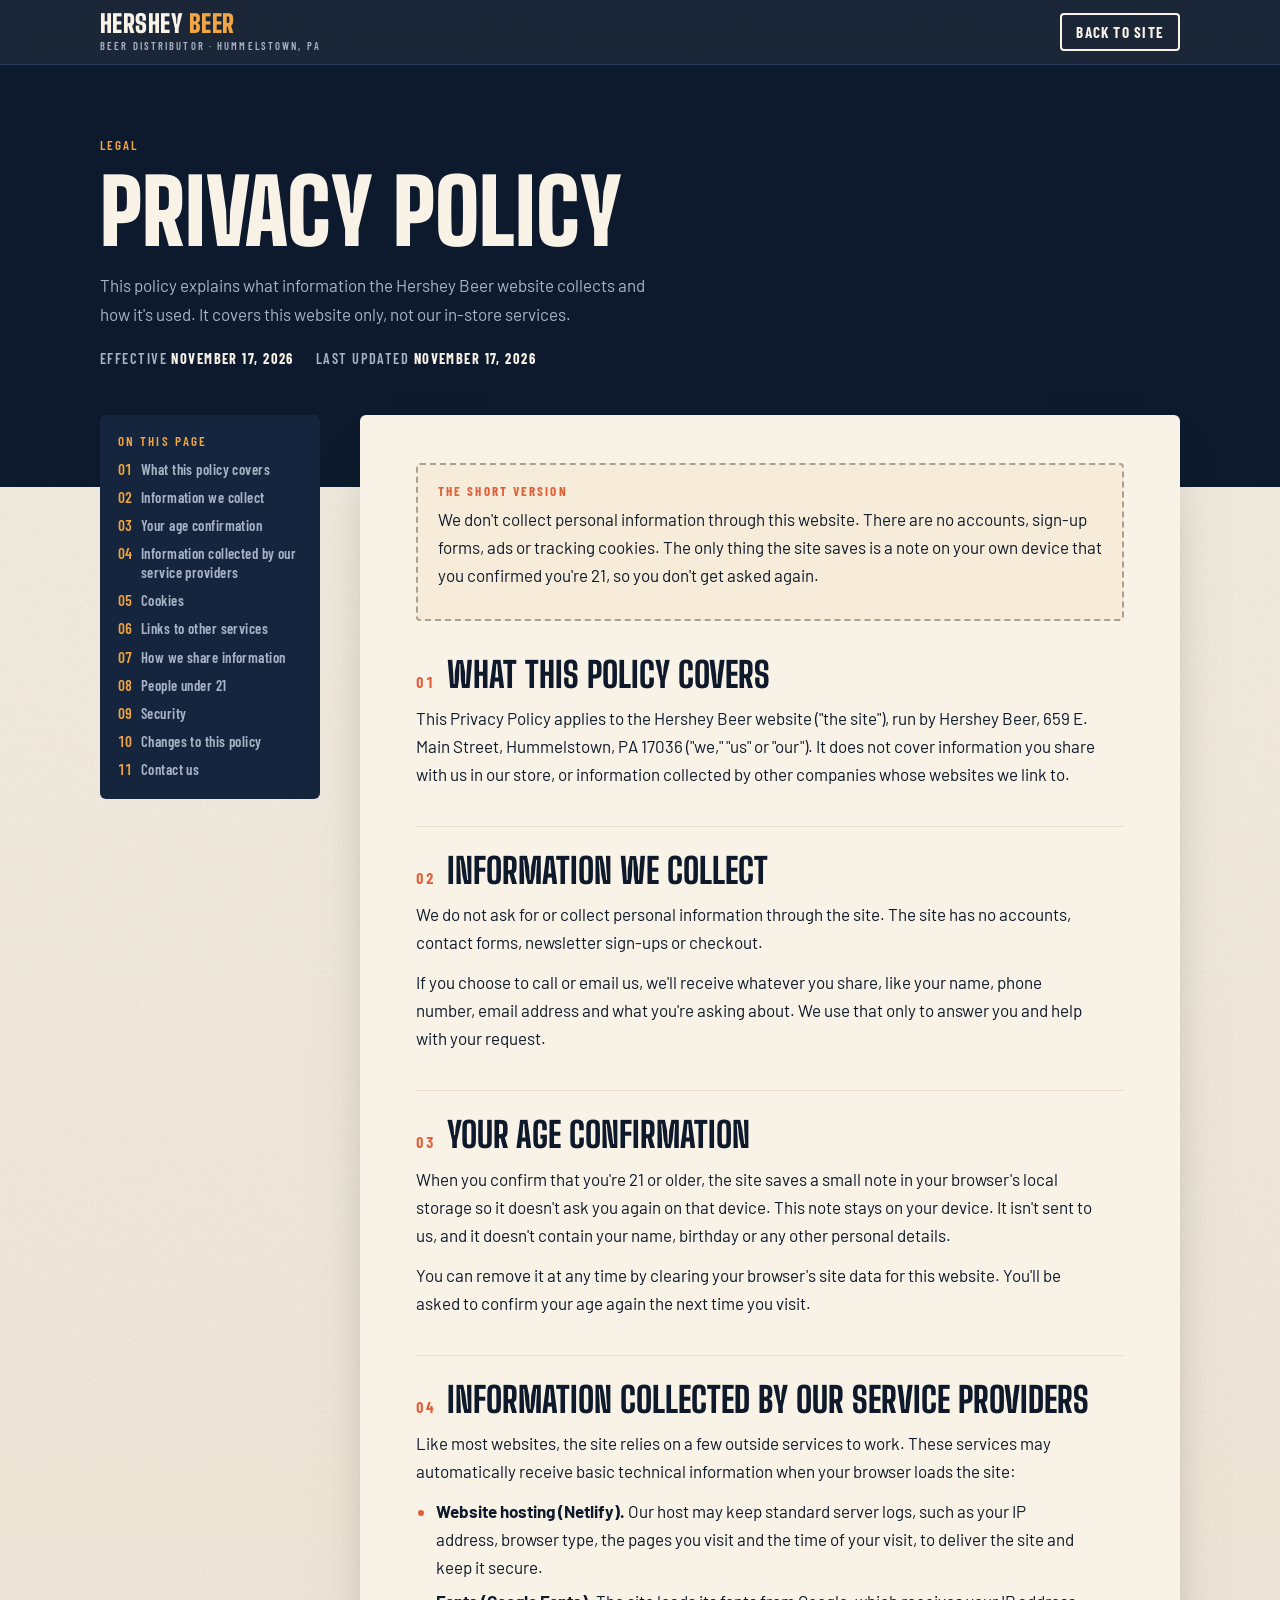
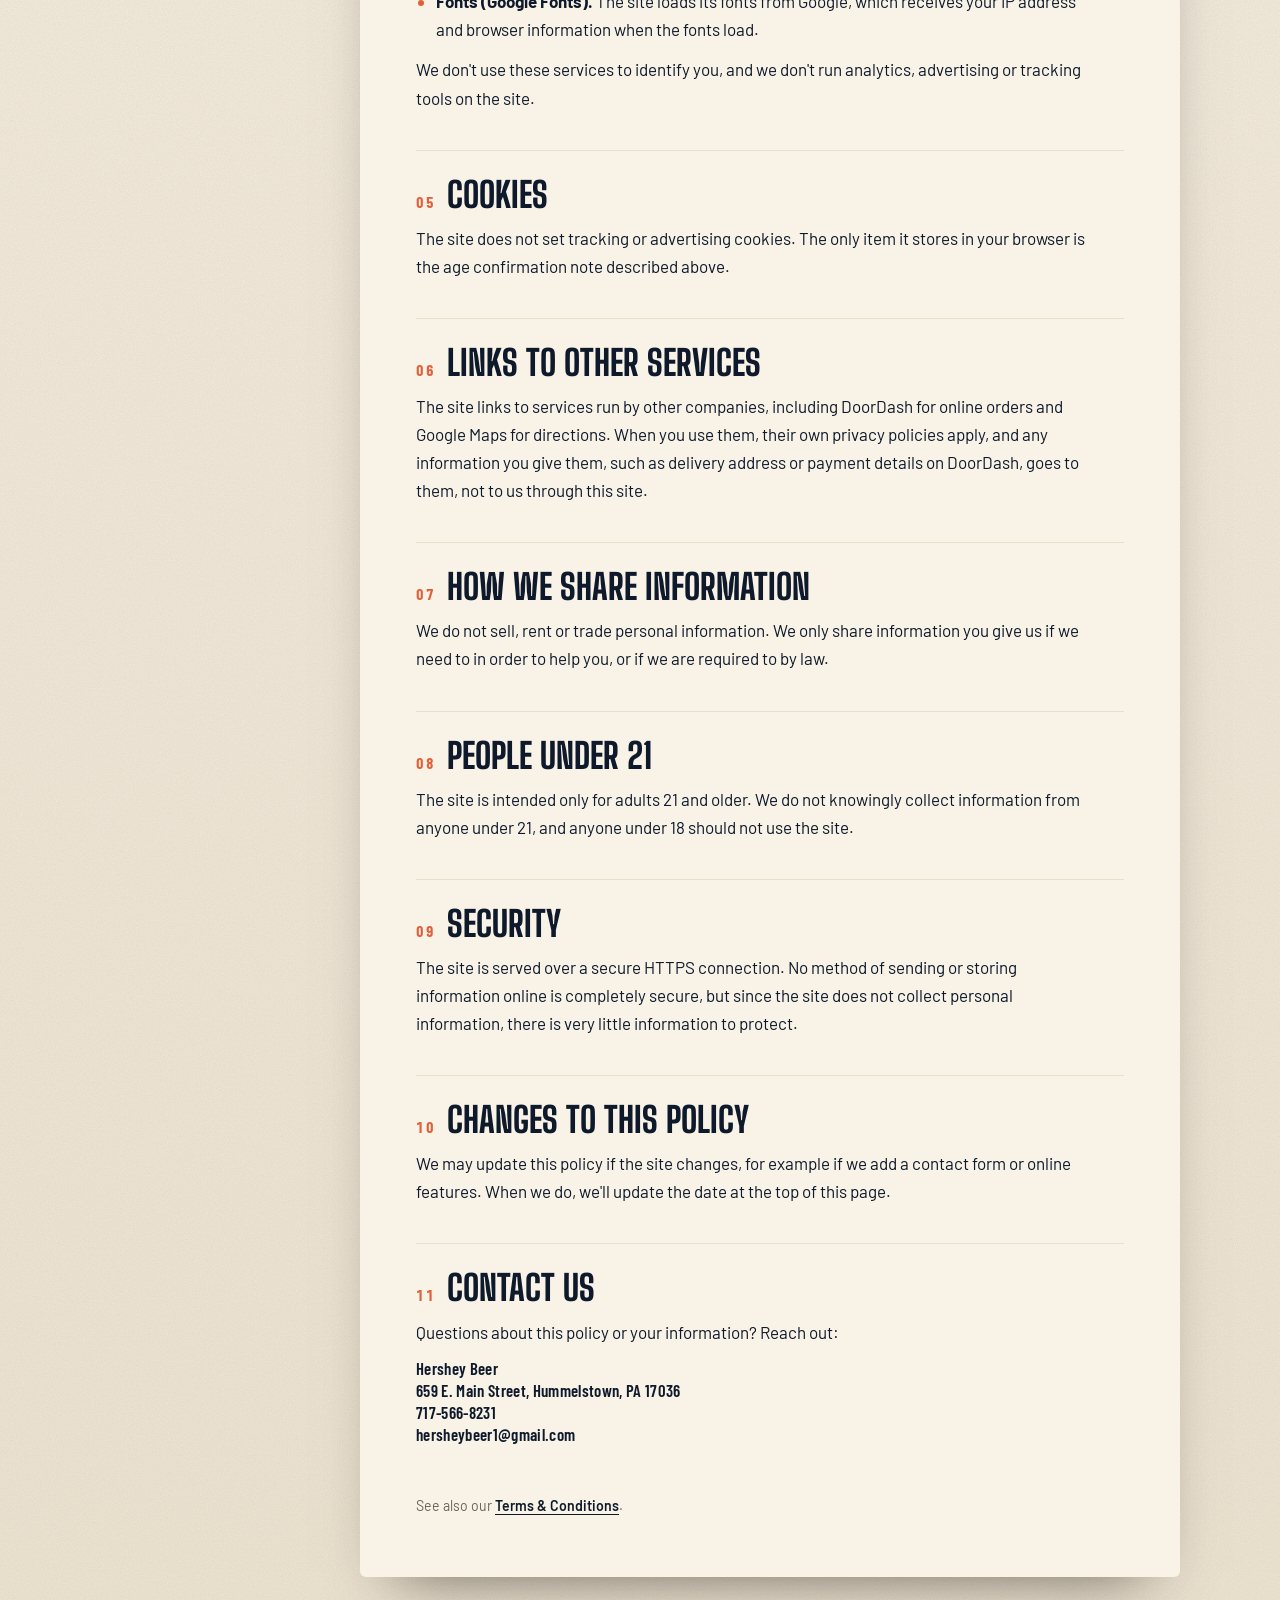
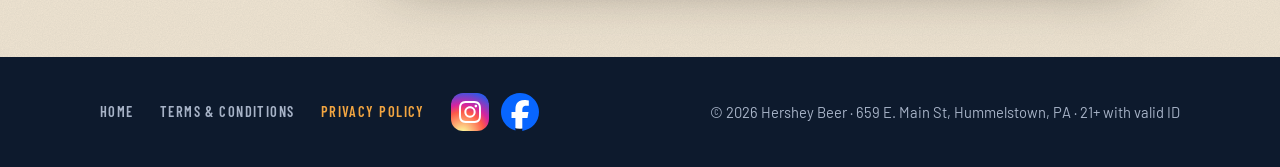
<file: hershey-beer-website-repo/privacy.html>
<!doctype html>
<html lang="en">
<head>
<meta charset="utf-8">
<meta name="viewport" content="width=device-width, initial-scale=1, viewport-fit=cover">
<title>Privacy Policy | Hershey Beer</title>
<meta name="description" content="How the Hershey Beer website handles your information.">
<meta name="theme-color" content="#0d1a2d">
<link rel="icon" href="data:image/svg+xml,%3Csvg xmlns='http://www.w3.org/2000/svg' viewBox='0 0 64 64'%3E%3Crect width='64' height='64' rx='12' fill='%230d1a2d'/%3E%3Cpath d='M18 20h22v30a4 4 0 0 1-4 4H22a4 4 0 0 1-4-4z' fill='%23f2a541'/%3E%3Cpath d='M16 20q0-8 8-8q3-4 8-2q6-2 9 3q5 1 3 7z' fill='%23f8f2e7'/%3E%3Cpath d='M40 26h5a5 5 0 0 1 5 5v8a5 5 0 0 1-5 5h-5' fill='none' stroke='%23f2a541' stroke-width='4'/%3E%3C/svg%3E">
<link rel="preconnect" href="https://fonts.googleapis.com">
<link rel="preconnect" href="https://fonts.gstatic.com" crossorigin>
<link href="https://fonts.googleapis.com/css2?family=Big+Shoulders+Display:wght@600;800;900&family=Barlow:wght@400;500;600&family=Barlow+Condensed:wght@500;600;700&display=swap" rel="stylesheet">
<link rel="stylesheet" href="legal.css">
</head>
<body>
<header class="bar">
  <div class="wrap">
    <a class="mark" href="index.html"><b>Hershey <span>Beer</span></b><small>Beer distributor · Hummelstown, PA</small></a>
    <a class="back" href="index.html">Back to site</a>
  </div>
</header>
<div class="head">
  <div class="wrap">
    <span class="label">Legal</span>
    <h1>Privacy Policy</h1>
    <p>This policy explains what information the Hershey Beer website collects and how it's used. It covers this website only, not our in-store services.</p>
    <div class="dates"><span>Effective <b>November 17, 2026</b></span><span>Last updated <b>November 17, 2026</b></span></div>
  </div>
</div>
<main class="wrap body">
  <nav class="toc" aria-label="On this page"><span class="label">On this page</span><ol><li><a href="#scope">What this policy covers</a></li><li><a href="#collect">Information we collect</a></li><li><a href="#age">Your age confirmation</a></li><li><a href="#auto">Information collected by our service providers</a></li><li><a href="#cookies">Cookies</a></li><li><a href="#third">Links to other services</a></li><li><a href="#share">How we share information</a></li><li><a href="#minors">People under 21</a></li><li><a href="#security">Security</a></li><li><a href="#changes">Changes to this policy</a></li><li><a href="#contact">Contact us</a></li></ol></nav>
  <article class="paper">
    <div class="summary"><b>The short version</b><p>We don't collect personal information through this website. There are no accounts, sign-up forms, ads or tracking cookies. The only thing the site saves is a note on your own device that you confirmed you're 21, so you don't get asked again.</p></div>
    <section id="scope"><h2><i>01</i>What this policy covers</h2><p>This Privacy Policy applies to the Hershey Beer website ("the site"), run by Hershey Beer, 659 E. Main Street, Hummelstown, PA 17036 ("we," "us" or "our"). It does not cover information you share with us in our store, or information collected by other companies whose websites we link to.</p></section><section id="collect"><h2><i>02</i>Information we collect</h2><p>We do not ask for or collect personal information through the site. The site has no accounts, contact forms, newsletter sign-ups or checkout.</p><p>If you choose to call or email us, we'll receive whatever you share, like your name, phone number, email address and what you're asking about. We use that only to answer you and help with your request.</p></section><section id="age"><h2><i>03</i>Your age confirmation</h2><p>When you confirm that you're 21 or older, the site saves a small note in your browser's local storage so it doesn't ask you again on that device. This note stays on your device. It isn't sent to us, and it doesn't contain your name, birthday or any other personal details.</p><p>You can remove it at any time by clearing your browser's site data for this website. You'll be asked to confirm your age again the next time you visit.</p></section><section id="auto"><h2><i>04</i>Information collected by our service providers</h2><p>Like most websites, the site relies on a few outside services to work. These services may automatically receive basic technical information when your browser loads the site:</p><ul><li><b>Website hosting (Netlify).</b> Our host may keep standard server logs, such as your IP address, browser type, the pages you visit and the time of your visit, to deliver the site and keep it secure.</li><li><b>Fonts (Google Fonts).</b> The site loads its fonts from Google, which receives your IP address and browser information when the fonts load.</li></ul><p>We don't use these services to identify you, and we don't run analytics, advertising or tracking tools on the site.</p></section><section id="cookies"><h2><i>05</i>Cookies</h2><p>The site does not set tracking or advertising cookies. The only item it stores in your browser is the age confirmation note described above.</p></section><section id="third"><h2><i>06</i>Links to other services</h2><p>The site links to services run by other companies, including DoorDash for online orders and Google Maps for directions. When you use them, their own privacy policies apply, and any information you give them, such as delivery address or payment details on DoorDash, goes to them, not to us through this site.</p></section><section id="share"><h2><i>07</i>How we share information</h2><p>We do not sell, rent or trade personal information. We only share information you give us if we need to in order to help you, or if we are required to by law.</p></section><section id="minors"><h2><i>08</i>People under 21</h2><p>The site is intended only for adults 21 and older. We do not knowingly collect information from anyone under 21, and anyone under 18 should not use the site.</p></section><section id="security"><h2><i>09</i>Security</h2><p>The site is served over a secure HTTPS connection. No method of sending or storing information online is completely secure, but since the site does not collect personal information, there is very little information to protect.</p></section><section id="changes"><h2><i>10</i>Changes to this policy</h2><p>We may update this policy if the site changes, for example if we add a contact form or online features. When we do, we'll update the date at the top of this page.</p></section><section id="contact"><h2><i>11</i>Contact us</h2><p>Questions about this policy or your information? Reach out:</p><div class="contact"><span>Hershey Beer</span><span>659 E. Main Street, Hummelstown, PA 17036</span><span>717-566-8231</span><span>hersheybeer1@gmail.com</span></div></section>
    <p class="note">See also our <a href="terms.html">Terms &amp; Conditions</a>.</p>
  </article>
</main>
<footer>
  <div class="wrap">
    <a href="index.html">Home</a>
    <a href="terms.html">Terms &amp; Conditions</a>
    <a href="privacy.html" aria-current="page">Privacy Policy</a>
    <div class="social"><a href="https://www.instagram.com/hershey_beer/" target="_blank" rel="noopener" aria-label="Hershey Beer on Instagram" title="Instagram"><span class="ico ig"><svg viewBox="0 0 24 24" aria-hidden="true"><path fill="#fff" d="M7.0301.084c-1.2768.0602-2.1487.264-2.911.5634-.7888.3075-1.4575.72-2.1228 1.3877-.6652.6677-1.075 1.3368-1.3802 2.127-.2954.7638-.4956 1.6365-.552 2.914-.0564 1.2775-.0689 1.6882-.0626 4.947.0062 3.2586.0206 3.6671.0825 4.9473.061 1.2765.264 2.1482.5635 2.9107.308.7889.72 1.4573 1.388 2.1228.6679.6655 1.3365 1.0743 2.1285 1.38.7632.295 1.6361.4961 2.9134.552 1.2773.056 1.6884.069 4.9462.0627 3.2578-.0062 3.668-.0207 4.9478-.0814 1.28-.0607 2.147-.2652 2.9098-.5633.7889-.3086 1.4578-.72 2.1228-1.3881.665-.6682 1.0745-1.3378 1.3795-2.1284.2957-.7632.4966-1.636.552-2.9124.056-1.2809.0692-1.6898.063-4.948-.0063-3.2583-.021-3.6668-.0817-4.9465-.0607-1.2797-.264-2.1487-.5633-2.9117-.3084-.7889-.72-1.4568-1.3876-2.1228C21.2982 1.33 20.628.9208 19.8378.6165 19.074.321 18.2017.1197 16.9244.0645 15.6471.0093 15.236-.005 11.977.0014 8.718.0076 8.31.0215 7.0301.0839m.1402 21.6932c-1.17-.0509-1.8053-.2453-2.2287-.408-.5606-.216-.96-.4771-1.3819-.895-.422-.4178-.6811-.8186-.9-1.378-.1644-.4234-.3624-1.058-.4171-2.228-.0595-1.2645-.072-1.6442-.079-4.848-.007-3.2037.0053-3.583.0607-4.848.05-1.169.2456-1.805.408-2.2282.216-.5613.4762-.96.895-1.3816.4188-.4217.8184-.6814 1.3783-.9003.423-.1651 1.0575-.3614 2.227-.4171 1.2655-.06 1.6447-.072 4.848-.079 3.2033-.007 3.5835.005 4.8495.0608 1.169.0508 1.8053.2445 2.228.408.5608.216.96.4754 1.3816.895.4217.4194.6816.8176.9005 1.3787.1653.4217.3617 1.056.4169 2.2263.0602 1.2655.0739 1.645.0796 4.848.0058 3.203-.0055 3.5834-.061 4.848-.051 1.17-.245 1.8055-.408 2.2294-.216.5604-.4763.96-.8954 1.3814-.419.4215-.8181.6811-1.3783.9-.4224.1649-1.0577.3617-2.2262.4174-1.2656.0595-1.6448.072-4.8493.079-3.2045.007-3.5825-.006-4.848-.0608M16.953 5.5864A1.44 1.44 0 1 0 18.39 4.144a1.44 1.44 0 0 0-1.437 1.4424M5.8385 12.012c.0067 3.4032 2.7706 6.1557 6.173 6.1493 3.4026-.0065 6.157-2.7701 6.1506-6.1733-.0065-3.4032-2.771-6.1565-6.174-6.1498-3.403.0067-6.156 2.771-6.1496 6.1738M8 12.0077a4 4 0 1 1 4.008 3.9921A3.9996 3.9996 0 0 1 8 12.0077"/></svg></span></a><a href="https://www.facebook.com/hershey.beer.9" target="_blank" rel="noopener" aria-label="Hershey Beer on Facebook" title="Facebook"><span class="ico fb"><svg viewBox="0 0 24 24" aria-hidden="true"><circle cx="12" cy="12" r="10.6" fill="#fff"/><path fill="#0866FF" d="M9.101 23.691v-7.98H6.627v-3.667h2.474v-1.58c0-4.085 1.848-5.978 5.858-5.978.401 0 .955.042 1.468.103a8.68 8.68 0 0 1 1.141.195v3.325a8.623 8.623 0 0 0-.653-.036 26.805 26.805 0 0 0-.733-.009c-.707 0-1.259.096-1.675.309a1.686 1.686 0 0 0-.679.622c-.258.42-.374.995-.374 1.752v1.297h3.919l-.386 2.103-.287 1.564h-3.246v8.245C19.396 23.238 24 18.179 24 12.044c0-6.627-5.373-12-12-12s-12 5.373-12 12c0 5.628 3.874 10.35 9.101 11.647Z"/></svg></span></a></div>
    <span>© 2026 Hershey Beer · 659 E. Main St, Hummelstown, PA · 21+ with valid ID</span>
  </div>
</footer>
</body>
</html>
</file>
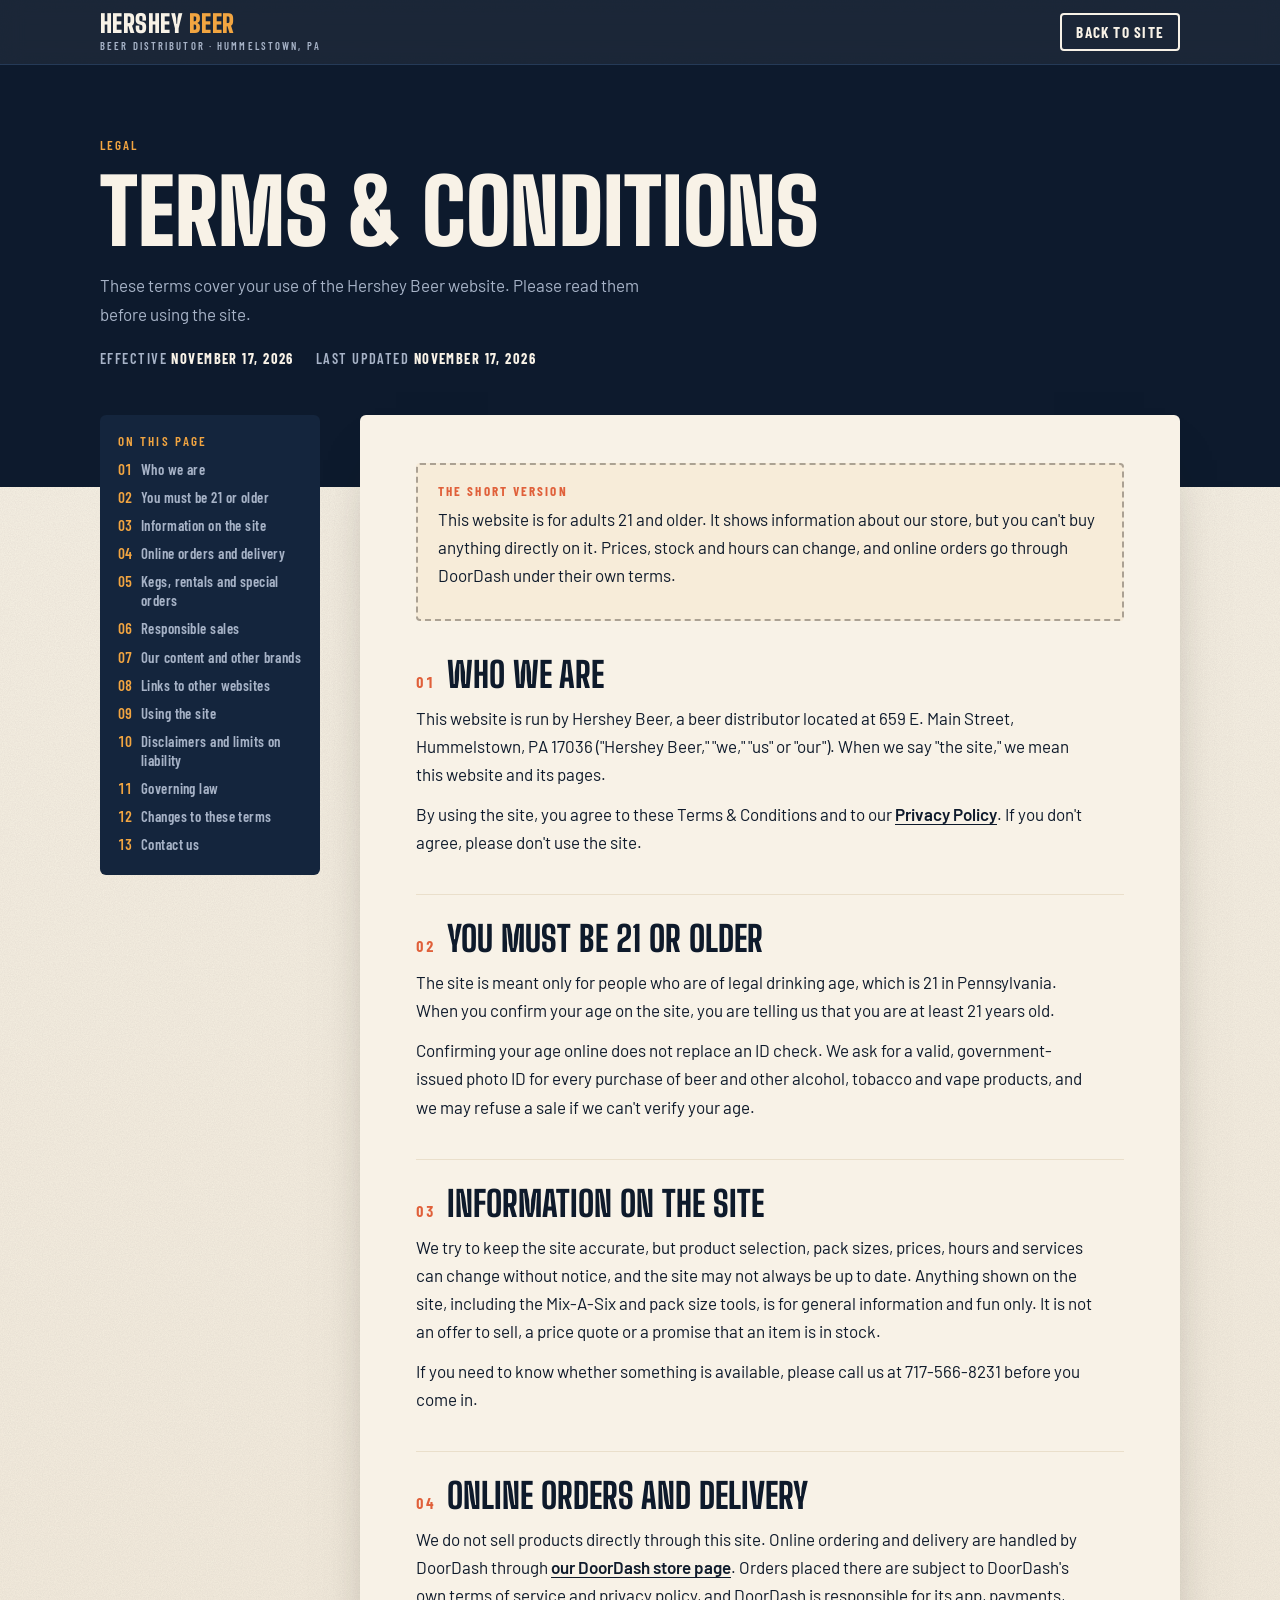
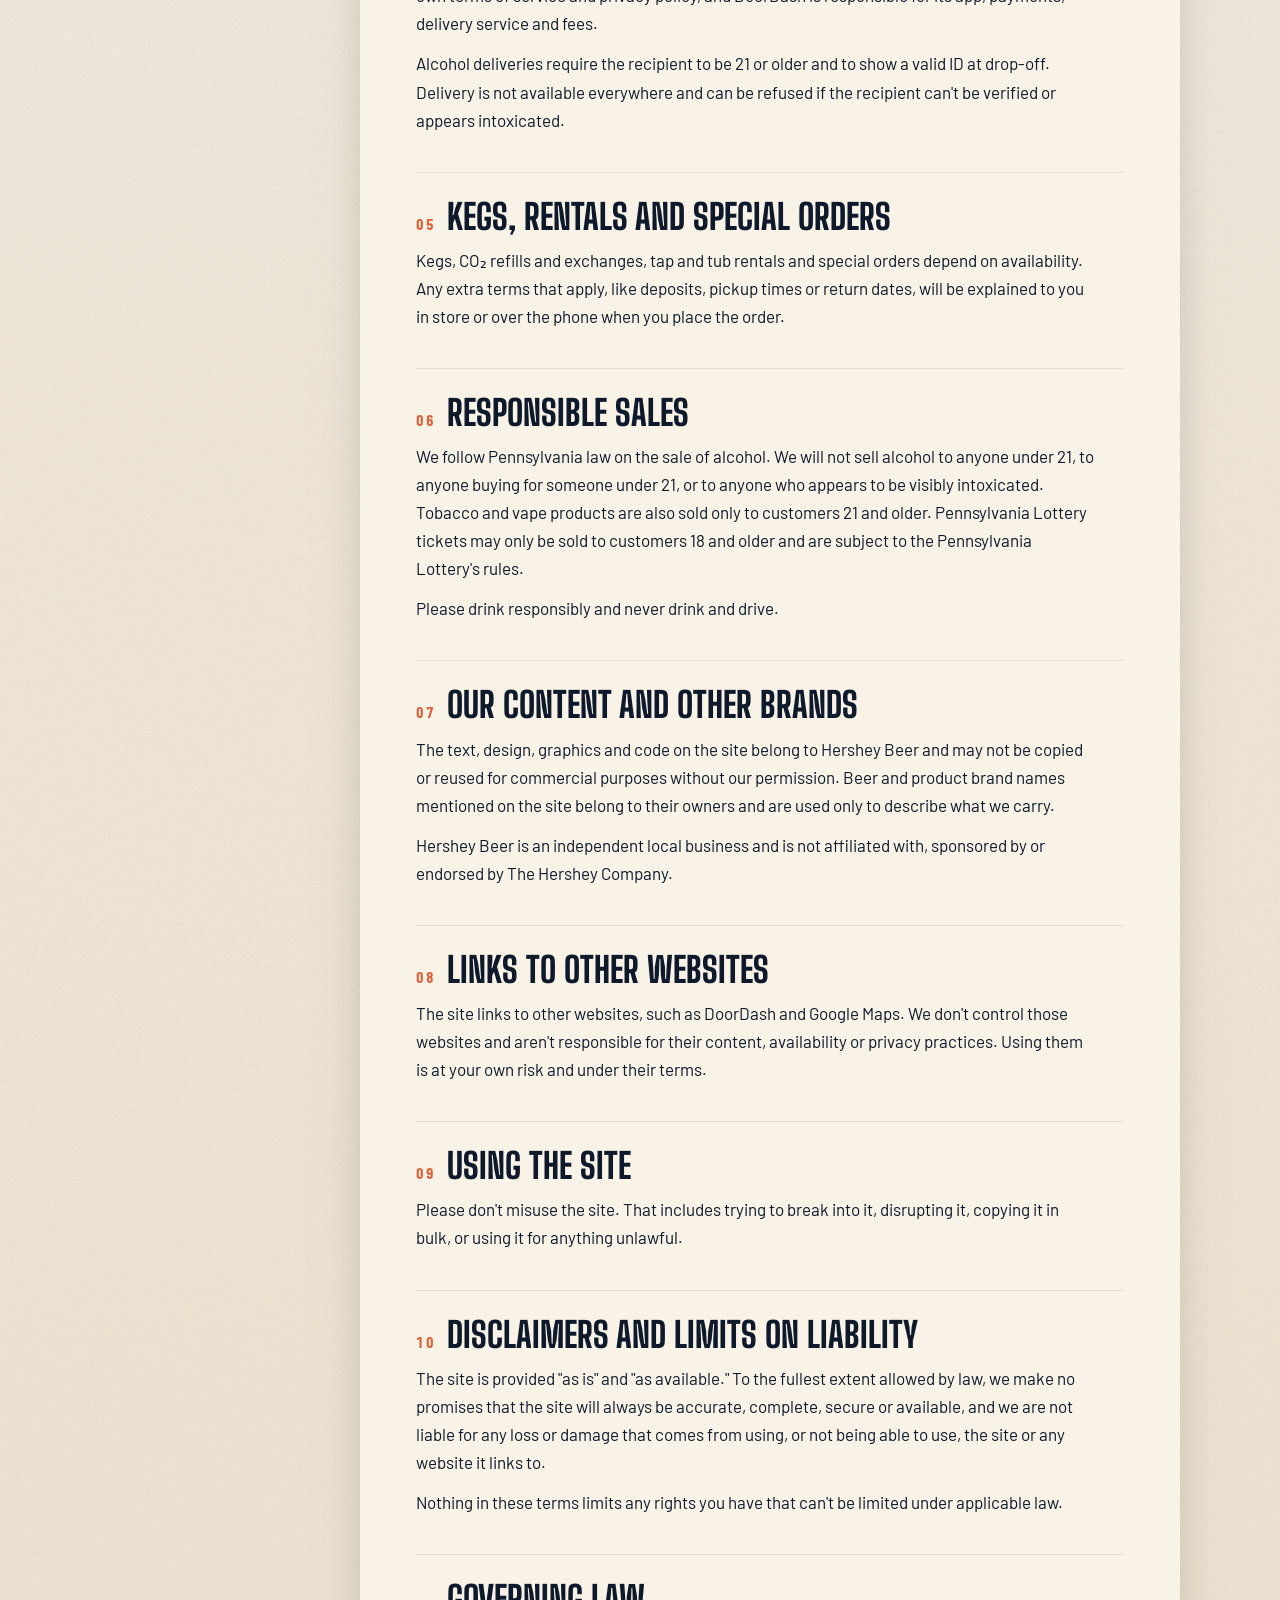
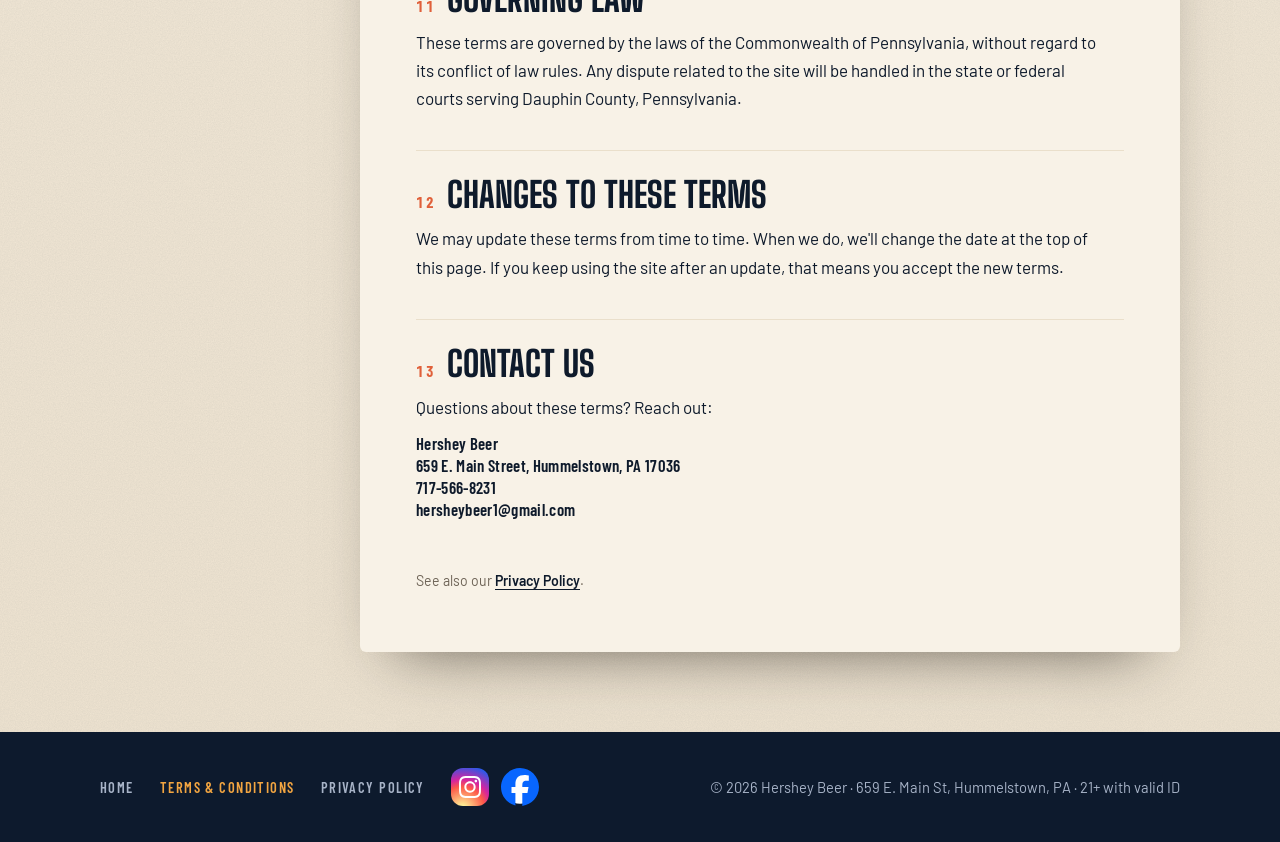
<file: hershey-beer-website-repo/terms.html>
<!doctype html>
<html lang="en">
<head>
<meta charset="utf-8">
<meta name="viewport" content="width=device-width, initial-scale=1, viewport-fit=cover">
<title>Terms & Conditions | Hershey Beer</title>
<meta name="description" content="The rules for using the Hershey Beer website.">
<meta name="theme-color" content="#0d1a2d">
<link rel="icon" href="data:image/svg+xml,%3Csvg xmlns='http://www.w3.org/2000/svg' viewBox='0 0 64 64'%3E%3Crect width='64' height='64' rx='12' fill='%230d1a2d'/%3E%3Cpath d='M18 20h22v30a4 4 0 0 1-4 4H22a4 4 0 0 1-4-4z' fill='%23f2a541'/%3E%3Cpath d='M16 20q0-8 8-8q3-4 8-2q6-2 9 3q5 1 3 7z' fill='%23f8f2e7'/%3E%3Cpath d='M40 26h5a5 5 0 0 1 5 5v8a5 5 0 0 1-5 5h-5' fill='none' stroke='%23f2a541' stroke-width='4'/%3E%3C/svg%3E">
<link rel="preconnect" href="https://fonts.googleapis.com">
<link rel="preconnect" href="https://fonts.gstatic.com" crossorigin>
<link href="https://fonts.googleapis.com/css2?family=Big+Shoulders+Display:wght@600;800;900&family=Barlow:wght@400;500;600&family=Barlow+Condensed:wght@500;600;700&display=swap" rel="stylesheet">
<link rel="stylesheet" href="legal.css">
</head>
<body>
<header class="bar">
  <div class="wrap">
    <a class="mark" href="index.html"><b>Hershey <span>Beer</span></b><small>Beer distributor · Hummelstown, PA</small></a>
    <a class="back" href="index.html">Back to site</a>
  </div>
</header>
<div class="head">
  <div class="wrap">
    <span class="label">Legal</span>
    <h1>Terms & Conditions</h1>
    <p>These terms cover your use of the Hershey Beer website. Please read them before using the site.</p>
    <div class="dates"><span>Effective <b>November 17, 2026</b></span><span>Last updated <b>November 17, 2026</b></span></div>
  </div>
</div>
<main class="wrap body">
  <nav class="toc" aria-label="On this page"><span class="label">On this page</span><ol><li><a href="#who">Who we are</a></li><li><a href="#age">You must be 21 or older</a></li><li><a href="#info">Information on the site</a></li><li><a href="#orders">Online orders and delivery</a></li><li><a href="#store">Kegs, rentals and special orders</a></li><li><a href="#responsible">Responsible sales</a></li><li><a href="#ip">Our content and other brands</a></li><li><a href="#links">Links to other websites</a></li><li><a href="#use">Using the site</a></li><li><a href="#liability">Disclaimers and limits on liability</a></li><li><a href="#law">Governing law</a></li><li><a href="#changes">Changes to these terms</a></li><li><a href="#contact">Contact us</a></li></ol></nav>
  <article class="paper">
    <div class="summary"><b>The short version</b><p>This website is for adults 21 and older. It shows information about our store, but you can't buy anything directly on it. Prices, stock and hours can change, and online orders go through DoorDash under their own terms.</p></div>
    <section id="who"><h2><i>01</i>Who we are</h2><p>This website is run by Hershey Beer, a beer distributor located at 659 E. Main Street, Hummelstown, PA 17036 ("Hershey Beer," "we," "us" or "our"). When we say "the site," we mean this website and its pages.</p><p>By using the site, you agree to these Terms &amp; Conditions and to our <a href="privacy.html">Privacy Policy</a>. If you don't agree, please don't use the site.</p></section><section id="age"><h2><i>02</i>You must be 21 or older</h2><p>The site is meant only for people who are of legal drinking age, which is 21 in Pennsylvania. When you confirm your age on the site, you are telling us that you are at least 21 years old.</p><p>Confirming your age online does not replace an ID check. We ask for a valid, government-issued photo ID for every purchase of beer and other alcohol, tobacco and vape products, and we may refuse a sale if we can't verify your age.</p></section><section id="info"><h2><i>03</i>Information on the site</h2><p>We try to keep the site accurate, but product selection, pack sizes, prices, hours and services can change without notice, and the site may not always be up to date. Anything shown on the site, including the Mix-A-Six and pack size tools, is for general information and fun only. It is not an offer to sell, a price quote or a promise that an item is in stock.</p><p>If you need to know whether something is available, please call us at 717-566-8231 before you come in.</p></section><section id="orders"><h2><i>04</i>Online orders and delivery</h2><p>We do not sell products directly through this site. Online ordering and delivery are handled by DoorDash through <a href="https://www.doordash.com/convenience/store/hershey-beer-distributor-hummelstown-31844835/" target="_blank" rel="noopener">our DoorDash store page</a>. Orders placed there are subject to DoorDash's own terms of service and privacy policy, and DoorDash is responsible for its app, payments, delivery service and fees.</p><p>Alcohol deliveries require the recipient to be 21 or older and to show a valid ID at drop-off. Delivery is not available everywhere and can be refused if the recipient can't be verified or appears intoxicated.</p></section><section id="store"><h2><i>05</i>Kegs, rentals and special orders</h2><p>Kegs, CO₂ refills and exchanges, tap and tub rentals and special orders depend on availability. Any extra terms that apply, like deposits, pickup times or return dates, will be explained to you in store or over the phone when you place the order.</p></section><section id="responsible"><h2><i>06</i>Responsible sales</h2><p>We follow Pennsylvania law on the sale of alcohol. We will not sell alcohol to anyone under 21, to anyone buying for someone under 21, or to anyone who appears to be visibly intoxicated. Tobacco and vape products are also sold only to customers 21 and older. Pennsylvania Lottery tickets may only be sold to customers 18 and older and are subject to the Pennsylvania Lottery's rules.</p><p>Please drink responsibly and never drink and drive.</p></section><section id="ip"><h2><i>07</i>Our content and other brands</h2><p>The text, design, graphics and code on the site belong to Hershey Beer and may not be copied or reused for commercial purposes without our permission. Beer and product brand names mentioned on the site belong to their owners and are used only to describe what we carry.</p><p>Hershey Beer is an independent local business and is not affiliated with, sponsored by or endorsed by The Hershey Company.</p></section><section id="links"><h2><i>08</i>Links to other websites</h2><p>The site links to other websites, such as DoorDash and Google Maps. We don't control those websites and aren't responsible for their content, availability or privacy practices. Using them is at your own risk and under their terms.</p></section><section id="use"><h2><i>09</i>Using the site</h2><p>Please don't misuse the site. That includes trying to break into it, disrupting it, copying it in bulk, or using it for anything unlawful.</p></section><section id="liability"><h2><i>10</i>Disclaimers and limits on liability</h2><p>The site is provided "as is" and "as available." To the fullest extent allowed by law, we make no promises that the site will always be accurate, complete, secure or available, and we are not liable for any loss or damage that comes from using, or not being able to use, the site or any website it links to.</p><p>Nothing in these terms limits any rights you have that can't be limited under applicable law.</p></section><section id="law"><h2><i>11</i>Governing law</h2><p>These terms are governed by the laws of the Commonwealth of Pennsylvania, without regard to its conflict of law rules. Any dispute related to the site will be handled in the state or federal courts serving Dauphin County, Pennsylvania.</p></section><section id="changes"><h2><i>12</i>Changes to these terms</h2><p>We may update these terms from time to time. When we do, we'll change the date at the top of this page. If you keep using the site after an update, that means you accept the new terms.</p></section><section id="contact"><h2><i>13</i>Contact us</h2><p>Questions about these terms? Reach out:</p><div class="contact"><span>Hershey Beer</span><span>659 E. Main Street, Hummelstown, PA 17036</span><span>717-566-8231</span><span>hersheybeer1@gmail.com</span></div></section>
    <p class="note">See also our <a href="privacy.html">Privacy Policy</a>.</p>
  </article>
</main>
<footer>
  <div class="wrap">
    <a href="index.html">Home</a>
    <a href="terms.html" aria-current="page">Terms &amp; Conditions</a>
    <a href="privacy.html">Privacy Policy</a>
    <div class="social"><a href="https://www.instagram.com/hershey_beer/" target="_blank" rel="noopener" aria-label="Hershey Beer on Instagram" title="Instagram"><span class="ico ig"><svg viewBox="0 0 24 24" aria-hidden="true"><path fill="#fff" d="M7.0301.084c-1.2768.0602-2.1487.264-2.911.5634-.7888.3075-1.4575.72-2.1228 1.3877-.6652.6677-1.075 1.3368-1.3802 2.127-.2954.7638-.4956 1.6365-.552 2.914-.0564 1.2775-.0689 1.6882-.0626 4.947.0062 3.2586.0206 3.6671.0825 4.9473.061 1.2765.264 2.1482.5635 2.9107.308.7889.72 1.4573 1.388 2.1228.6679.6655 1.3365 1.0743 2.1285 1.38.7632.295 1.6361.4961 2.9134.552 1.2773.056 1.6884.069 4.9462.0627 3.2578-.0062 3.668-.0207 4.9478-.0814 1.28-.0607 2.147-.2652 2.9098-.5633.7889-.3086 1.4578-.72 2.1228-1.3881.665-.6682 1.0745-1.3378 1.3795-2.1284.2957-.7632.4966-1.636.552-2.9124.056-1.2809.0692-1.6898.063-4.948-.0063-3.2583-.021-3.6668-.0817-4.9465-.0607-1.2797-.264-2.1487-.5633-2.9117-.3084-.7889-.72-1.4568-1.3876-2.1228C21.2982 1.33 20.628.9208 19.8378.6165 19.074.321 18.2017.1197 16.9244.0645 15.6471.0093 15.236-.005 11.977.0014 8.718.0076 8.31.0215 7.0301.0839m.1402 21.6932c-1.17-.0509-1.8053-.2453-2.2287-.408-.5606-.216-.96-.4771-1.3819-.895-.422-.4178-.6811-.8186-.9-1.378-.1644-.4234-.3624-1.058-.4171-2.228-.0595-1.2645-.072-1.6442-.079-4.848-.007-3.2037.0053-3.583.0607-4.848.05-1.169.2456-1.805.408-2.2282.216-.5613.4762-.96.895-1.3816.4188-.4217.8184-.6814 1.3783-.9003.423-.1651 1.0575-.3614 2.227-.4171 1.2655-.06 1.6447-.072 4.848-.079 3.2033-.007 3.5835.005 4.8495.0608 1.169.0508 1.8053.2445 2.228.408.5608.216.96.4754 1.3816.895.4217.4194.6816.8176.9005 1.3787.1653.4217.3617 1.056.4169 2.2263.0602 1.2655.0739 1.645.0796 4.848.0058 3.203-.0055 3.5834-.061 4.848-.051 1.17-.245 1.8055-.408 2.2294-.216.5604-.4763.96-.8954 1.3814-.419.4215-.8181.6811-1.3783.9-.4224.1649-1.0577.3617-2.2262.4174-1.2656.0595-1.6448.072-4.8493.079-3.2045.007-3.5825-.006-4.848-.0608M16.953 5.5864A1.44 1.44 0 1 0 18.39 4.144a1.44 1.44 0 0 0-1.437 1.4424M5.8385 12.012c.0067 3.4032 2.7706 6.1557 6.173 6.1493 3.4026-.0065 6.157-2.7701 6.1506-6.1733-.0065-3.4032-2.771-6.1565-6.174-6.1498-3.403.0067-6.156 2.771-6.1496 6.1738M8 12.0077a4 4 0 1 1 4.008 3.9921A3.9996 3.9996 0 0 1 8 12.0077"/></svg></span></a><a href="https://www.facebook.com/hershey.beer.9" target="_blank" rel="noopener" aria-label="Hershey Beer on Facebook" title="Facebook"><span class="ico fb"><svg viewBox="0 0 24 24" aria-hidden="true"><circle cx="12" cy="12" r="10.6" fill="#fff"/><path fill="#0866FF" d="M9.101 23.691v-7.98H6.627v-3.667h2.474v-1.58c0-4.085 1.848-5.978 5.858-5.978.401 0 .955.042 1.468.103a8.68 8.68 0 0 1 1.141.195v3.325a8.623 8.623 0 0 0-.653-.036 26.805 26.805 0 0 0-.733-.009c-.707 0-1.259.096-1.675.309a1.686 1.686 0 0 0-.679.622c-.258.42-.374.995-.374 1.752v1.297h3.919l-.386 2.103-.287 1.564h-3.246v8.245C19.396 23.238 24 18.179 24 12.044c0-6.627-5.373-12-12-12s-12 5.373-12 12c0 5.628 3.874 10.35 9.101 11.647Z"/></svg></span></a></div>
    <span>© 2026 Hershey Beer · 659 E. Main St, Hummelstown, PA · 21+ with valid ID</span>
  </div>
</footer>
</body>
</html>
</file>
<file: hershey-beer-website-repo/legal.css>
/* Legal pages: same store identity as the homepage. Bottle green bars, kraft ground, a foam "paper" sheet for the text. */
:root{
  color-scheme:dark;
  --green-deep:#0d1a2d;--green:#14253d;--green-line:#253a57;
  --kraft:#f6efe2;--ink:#0e1a2b;--gold:#f2a541;--foam:#f8f2e7;--red:#e0603a;
  --muted-on-green:#a7b3c7;--muted-on-kraft:#6e6457;--paper-line:#eadfcb;
  --f-display:"Big Shoulders Display","Arial Narrow",Impact,sans-serif;
  --f-body:Barlow,"Helvetica Neue",Arial,sans-serif;
  --f-label:"Barlow Condensed","Arial Narrow",Arial,sans-serif;
  --kraft-noise:url("data:image/svg+xml;utf8,<svg xmlns='http://www.w3.org/2000/svg' width='220' height='220'><filter id='n'><feTurbulence type='fractalNoise' baseFrequency='.85' numOctaves='3' stitchTiles='stitch'/><feColorMatrix values='0 0 0 0 .2  0 0 0 0 .2  0 0 0 0 .2  0 0 0 .13 0'/></filter><rect width='100%' height='100%' filter='url(%23n)'/></svg>");
}
*{box-sizing:border-box}
html{scroll-behavior:smooth;overflow-x:clip}
body{margin:0;background:var(--kraft-noise),linear-gradient(180deg,#f8f2e6,#efe4d1);color:var(--ink);font:400 17px/1.65 var(--f-body);-webkit-font-smoothing:antialiased}
a{color:inherit}
:focus-visible{outline:3px solid var(--gold);outline-offset:3px}
.wrap{max-width:1120px;margin:0 auto;padding-inline:20px}

.bar{position:sticky;top:0;z-index:10;padding-top:env(safe-area-inset-top,0px);background:rgba(13,26,45,.94);backdrop-filter:blur(10px);border-bottom:1px solid var(--green-line);color:var(--foam)}
.bar .wrap{display:flex;align-items:center;justify-content:space-between;height:64px;gap:16px}
.mark{display:flex;flex-direction:column;text-decoration:none;line-height:1}
.mark b{font:900 1.55rem/1 var(--f-display);letter-spacing:.02em;text-transform:uppercase}
.mark b span{color:var(--gold)}
.mark small{font:600 .66rem/1 var(--f-label);letter-spacing:.2em;text-transform:uppercase;color:var(--muted-on-green);margin-top:4px}
.back{font:700 .95rem var(--f-label);letter-spacing:.08em;text-transform:uppercase;text-decoration:none;border:2px solid var(--foam);padding:8px 14px;border-radius:4px;white-space:nowrap}
.back:hover{background:var(--foam);color:var(--ink)}

.head{background:var(--green-deep);color:var(--foam);padding-block:64px 120px}
.label{font:600 .82rem/1 var(--f-label);letter-spacing:.16em;text-transform:uppercase;color:var(--gold)}
.head h1{font:900 clamp(3rem,9vw,5.6rem)/.92 var(--f-display);text-transform:uppercase;margin:14px 0 18px;text-wrap:balance}
.head p{color:var(--muted-on-green);max-width:56ch;margin:0}
.dates{display:flex;flex-wrap:wrap;gap:8px 22px;margin-top:22px;font:600 .9rem var(--f-label);letter-spacing:.1em;text-transform:uppercase;color:var(--muted-on-green)}
.dates b{color:var(--foam);font-weight:700}

.body{display:grid;grid-template-columns:220px minmax(0,1fr);gap:40px;align-items:start;margin-top:-72px;padding-bottom:80px}
.toc{position:sticky;top:96px;background:var(--green);color:var(--foam);border-radius:6px;padding:20px 18px;font:600 .92rem/1.3 var(--f-label);letter-spacing:.03em}
.toc .label{display:block;margin-bottom:12px}
.toc ol{list-style:none;margin:0;padding:0;display:grid;gap:9px;counter-reset:t}
.toc li{counter-increment:t;display:flex;gap:8px}
.toc li::before{content:counter(t,decimal-leading-zero);color:var(--gold);font-variant-numeric:tabular-nums}
.toc a{text-decoration:none;color:var(--muted-on-green)}
.toc a:hover{color:var(--foam)}

.paper{background:var(--foam);border-radius:6px;padding:48px clamp(22px,5vw,56px);box-shadow:0 30px 60px -36px rgba(30,25,18,.7);min-width:0}
.summary{border:2px dashed rgba(30,25,18,.35);border-radius:4px;padding:18px 20px;margin-bottom:36px;background:rgba(242,165,65,.08)}
.summary b{display:block;font:700 .82rem var(--f-label);letter-spacing:.16em;text-transform:uppercase;color:var(--red);margin-bottom:6px}
.summary p{margin:0}
.paper section{padding-block:26px;border-top:1px solid var(--paper-line);scroll-margin-top:90px}
.paper section:first-of-type{border-top:0;padding-top:0}
.paper h2{display:flex;align-items:baseline;gap:12px;font:800 clamp(1.7rem,4vw,2.2rem)/1 var(--f-display);text-transform:uppercase;margin:0 0 12px}
.paper h2 i{font:700 .95rem var(--f-label);font-style:normal;color:var(--red);letter-spacing:.1em;font-variant-numeric:tabular-nums}
.paper p{margin:0 0 12px;max-width:68ch}
.paper ul{margin:0 0 12px;padding-left:20px;max-width:66ch}
.paper li{margin-bottom:6px}
.paper li::marker{color:var(--red)}
.paper a{color:var(--ink);font-weight:600;text-decoration-thickness:1px;text-underline-offset:3px}
.contact{display:grid;gap:2px;font:600 1.05rem var(--f-label);letter-spacing:.02em}
.note{font-size:.88rem;color:var(--muted-on-kraft);margin-top:24px!important}

footer{background:var(--green-deep);color:var(--muted-on-green);padding-block:36px;font-size:.92rem}
footer .wrap{display:flex;flex-wrap:wrap;gap:10px 26px;align-items:center}
footer a{font:600 .9rem var(--f-label);letter-spacing:.1em;text-transform:uppercase;text-decoration:none}
footer a:hover,footer a[aria-current]{color:var(--gold)}
footer > .wrap > span{margin-left:auto}
.social{display:flex;gap:12px;flex-wrap:wrap}
.social a{display:block;border-radius:12px;transition:transform .2s,box-shadow .2s}
.social a:hover{transform:translateY(-3px);box-shadow:0 10px 18px -8px rgba(0,0,0,.6)}
.social .ico{display:grid;place-items:center;width:38px;height:38px}
.social .ig{border-radius:12px;background:radial-gradient(circle at 30% 107%,#fdf497 0%,#fdf497 5%,#fd5949 45%,#d6249f 60%,#285aeb 90%)}
.social .ig svg{width:22px;height:22px}
.social .fb svg{width:38px;height:38px}
.social .fb{border-radius:50%}

@media (max-width:860px){
  .body{grid-template-columns:minmax(0,1fr);gap:20px}
  .toc{position:static}
  .mark small{display:none}
  footer > .wrap > span{margin-left:0;width:100%}
}
@media (prefers-reduced-motion:reduce){html{scroll-behavior:auto}}
</file>
